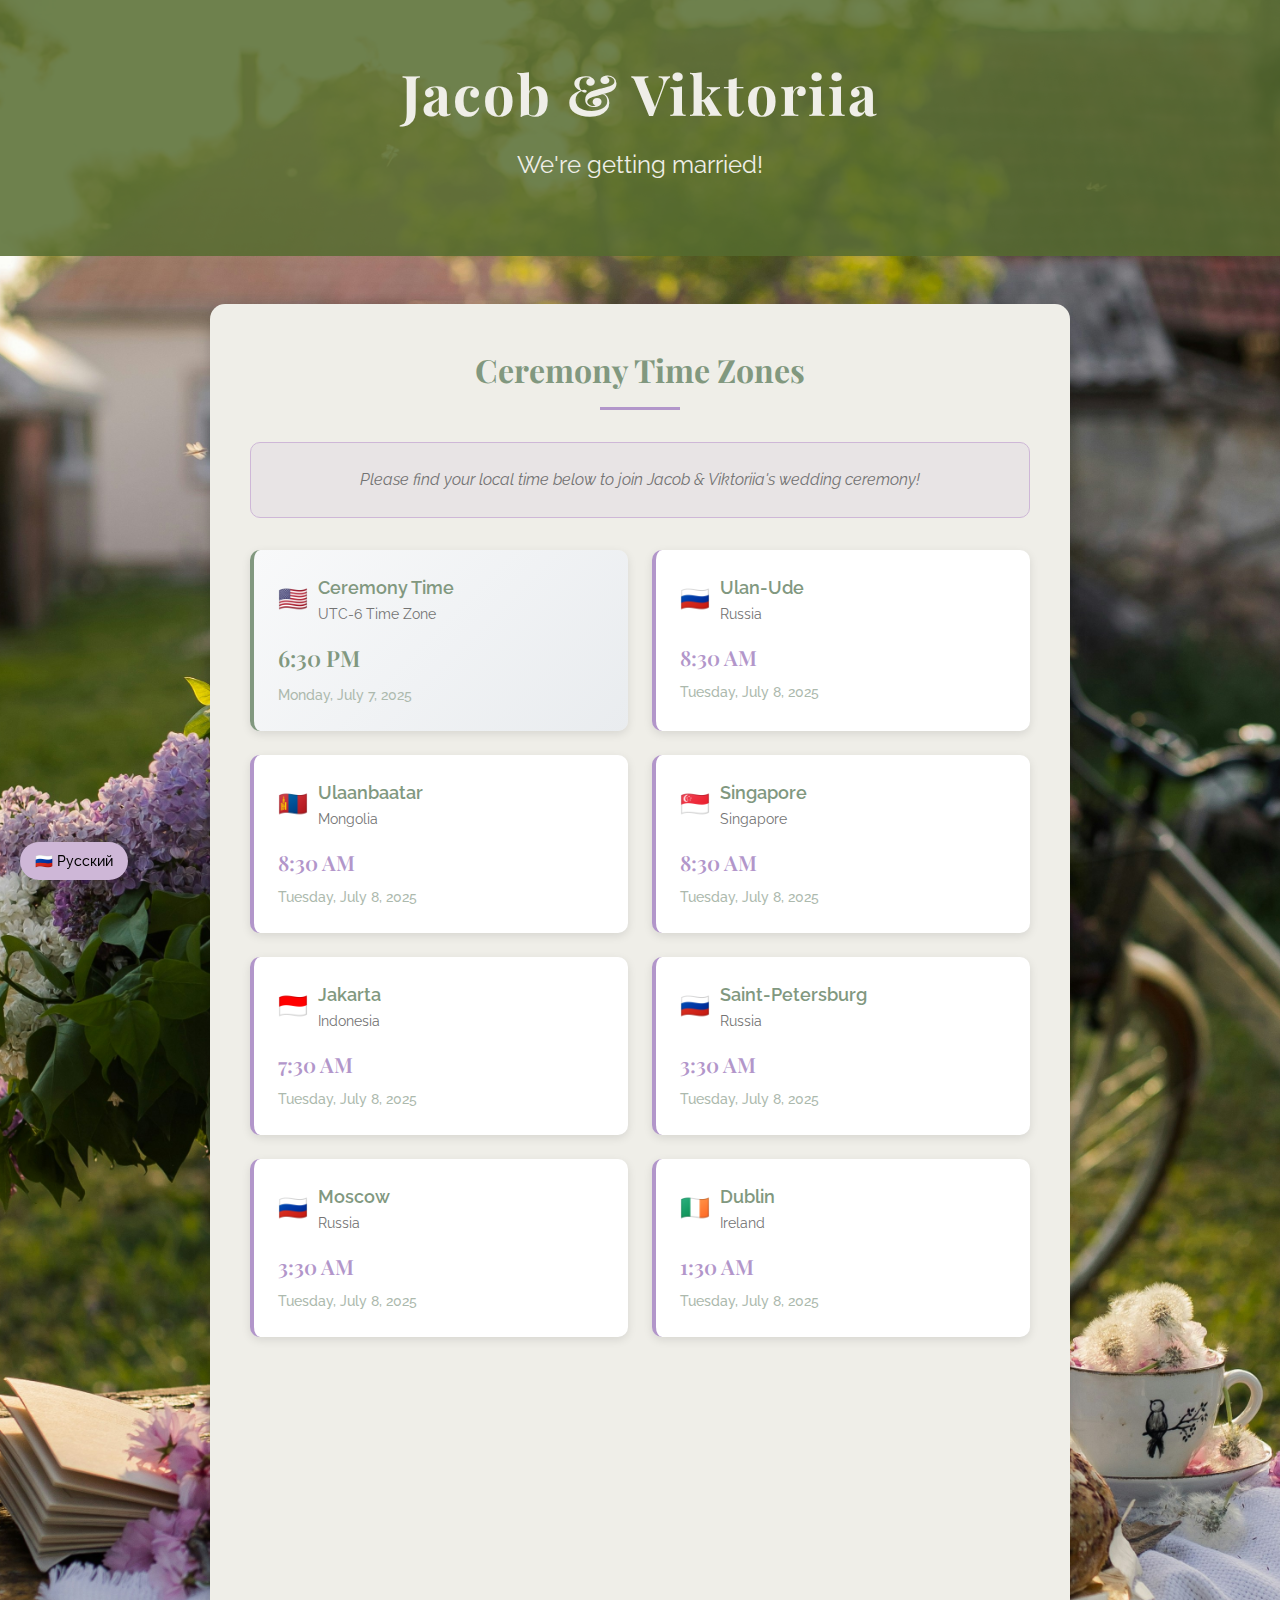
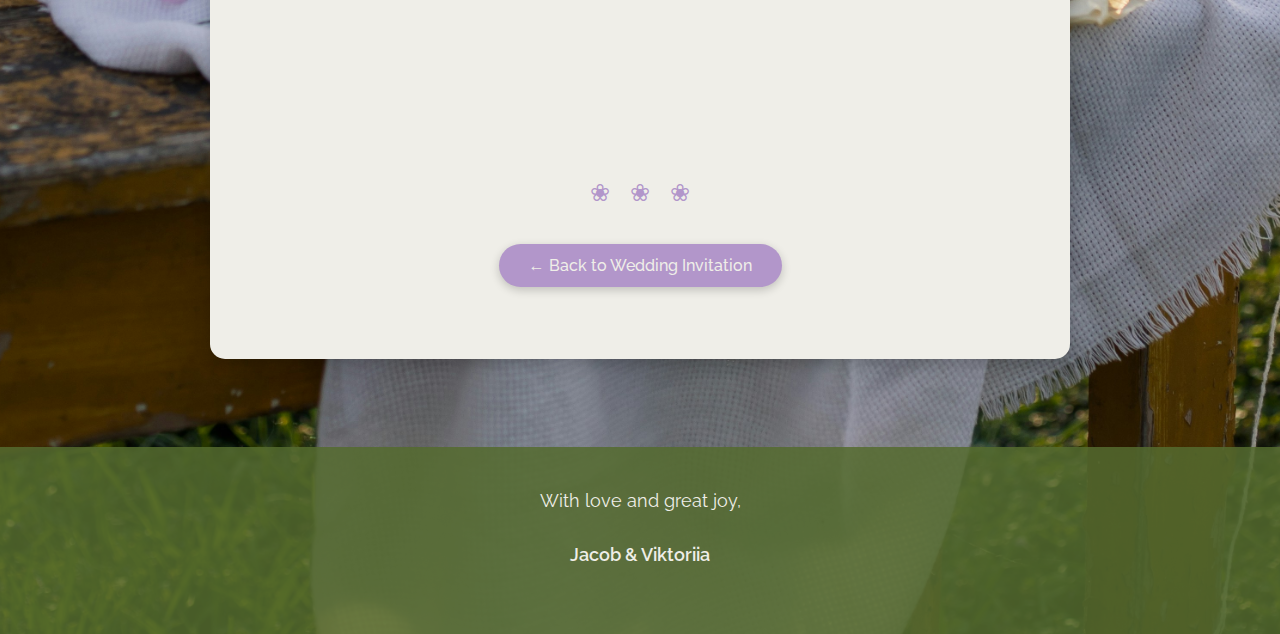
<file: timezones.html>
<!DOCTYPE html>
<html lang="en">
<head>
  <meta charset="UTF-8" />
  <meta name="viewport" content="width=device-width, initial-scale=1.0" />
  <meta name="description" content="Jacob & Viktoriia's Wedding Ceremony Time Zones" />
  <title>Wedding Time Zones</title>
  <link rel="preconnect" href="https://fonts.googleapis.com">
  <link rel="preconnect" href="https://fonts.gstatic.com" crossorigin>
  <link href="https://fonts.googleapis.com/css2?family=Playfair+Display:wght@400;500;600&family=Raleway:wght@300;400;500&display=swap" rel="stylesheet">
  <link rel="icon" type="image/png" href="./assets/favicon.png">
  <link rel="icon" type="image/x-icon" href="./assets/favicon.ico">
  <link rel="apple-touch-icon" href="./assets/favicon.png">
  <style>
    :root {
      --dark-purple: #B296CA;
      --purple: #CEB7D7;
      --cream: #E0DCD1;
      --sage: #ACB9AD;
      --dark-sage: #81987F;
      --text: #737373;
    }

    * {
      margin: 0;
      padding: 0;
      box-sizing: border-box;
    }

    body {
      background-color: var(--cream);
      color: var(--text);
      font-family: 'Raleway', sans-serif;
      line-height: 1.6;
      background-image: url('./assets/cottagecore.jpg');
      background-size: cover;
      background-position: center;
      background-repeat: no-repeat;
    }

    .container {
      max-width: 900px;
      margin: 0 auto;
      padding: 0 20px;
    }

    header {
      background: rgba(85, 107, 47, 0.85); /* dark-sage with 80% opacity */
      color: #EFEEE8;
      text-align: center;
      padding: 3rem 2rem;
      position: relative;
      overflow: hidden;
    }

    .header-content {
      position: relative;
      z-index: 2;
    }

    h1 {
      font-family: 'Playfair Display', serif;
      font-size: 3.5rem;
      margin-bottom: 0.5rem;
      letter-spacing: 2px;
    }

    .subtitle {
      font-size: 1.5rem;
      font-weight: 400;
      margin-bottom: 1.5rem;
    }

    .ceremony-time {
      font-size: 1.5rem;
      font-weight: 500;
      background-color: rgba(0,0,0,0.2);
      display: inline-block;
      padding: 10px 25px;
      border-radius: 15px;
      margin-top: 1rem;
    }

    main {
      padding: 3rem 0;
    }

    .timezone-section {
      background-color: #EFEEE8;
      border-radius: 15px;
      padding: 2.5rem;
      margin-bottom: 2.5rem;
      box-shadow: 0 5px 15px rgba(0,0,0,0.2);
    }

    h2 {
      font-family: 'Playfair Display', serif;
      color: var(--dark-sage);
      font-size: 2rem;
      margin-bottom: 1.5rem;
      text-align: center;
      position: relative;
      padding-bottom: 15px;
    }

    h2::after {
      content: "";
      position: absolute;
      bottom: 0;
      left: 50%;
      transform: translateX(-50%);
      width: 80px;
      height: 3px;
      background: var(--dark-purple);
    }

    .timezone-grid {
      display: grid;
      grid-template-columns: repeat(auto-fit, minmax(300px, 1fr));
      gap: 1.5rem;
      margin-top: 2rem;
    }

    .timezone-card {
      background: white;
      padding: 1.5rem;
      border-radius: 10px;
      box-shadow: 0 3px 10px rgba(0,0,0,0.1);
      border-left: 4px solid var(--dark-purple);
      transition: transform 0.3s ease, box-shadow 0.3s ease;
    }

    .timezone-card:hover {
      transform: translateY(-3px);
      box-shadow: 0 5px 20px rgba(0,0,0,0.15);
    }

    .timezone-header {
      display: flex;
      align-items: center;
      margin-bottom: 1rem;
    }

    .flag {
      font-size: 1.5rem;
      margin-right: 10px;
    }

    .city-name {
      font-weight: 600;
      color: var(--dark-sage);
      font-size: 1.1rem;
    }

    .country-name {
      color: var(--text);
      font-size: 0.9rem;
      margin-left: auto;
    }

    .time-display {
      font-family: 'Playfair Display', serif;
      font-size: 1.3rem;
      font-weight: 600;
      color: var(--dark-purple);
      margin-bottom: 0.5rem;
    }

    .timezone-code {
      font-size: 0.85rem;
      color: var(--sage);
      font-weight: 500;
    }

    .primary-time {
      border-left-color: var(--dark-sage);
      background: linear-gradient(135deg, #f8f9fa 0%, #e9ecef 100%);
    }

    .primary-time .time-display {
      color: var(--dark-sage);
      font-size: 1.4rem;
    }

    .floral-divider {
      display: flex;
      justify-content: center;
      margin: 2rem 0;
    }

    .floral-divider span {
      font-size: 1.5rem;
      color: var(--dark-purple);
      margin: 0 10px;
    }

    .close-button {
      background: var(--dark-purple);
      color: #EFEEE8;
      padding: 12px 30px;
      border-radius: 30px;
      border: none;
      font-weight: 500;
      font-size: 1rem;
      margin: 2rem auto;
      transition: all 0.3s ease;
      box-shadow: 0 3px 10px rgba(0,0,0,0.2);
      text-align: center;
      display: block;
      width: fit-content;
      cursor: pointer;
      font-family: 'Raleway', sans-serif;
    }

    .close-button:hover {
      transform: translateY(-2px);
      box-shadow: 0 5px 15px rgba(0,0,0,0.3);
      background: var(--dark-sage);
    }

    .note {
      background: rgba(178, 150, 202, 0.1);
      border: 1px solid var(--purple);
      border-radius: 10px;
      padding: 1.5rem;
      margin: 2rem 0;
      text-align: center;
      font-style: italic;
    }

    footer {
      background: rgba(85, 107, 47, 0.85); /* dark-sage with 80% opacity */
      color: #EFEEE8;
      text-align: center;
      padding: 2.5rem;
      font-size: 1.1rem;
    }

    footer p {
      margin: 0 0 1.6rem 0;
    }

    footer p:last-child {
      margin-bottom: 1.6;
    }

    footer strong {
      font-weight: 600;
    }

    /* Language toggle */
    .language-toggle {
      position: fixed;
      bottom: 20px;
      left: 20px;
      background: var(--purple);
      color: black;
      border: none;
      padding: 10px 15px;
      border-radius: 30px;
      cursor: pointer;
      z-index: 100;
      box-shadow: 0 5px 15px rgba(0,0,0,0.2);
      transition: all 0.3s ease;
      font-family: 'Raleway', sans-serif;
      font-size: 0.9rem;
      font-weight: 500;
    }

    .language-toggle:hover {
      background: var(--dark-purple);
      color: white;
      transform: translateY(-2px);
      box-shadow: 0 7px 20px rgba(0,0,0,0.3);
    }

    @media (max-width: 768px) {
      h1 {
        font-size: 2rem;
      }
      
      .ceremony-time {
        font-size: 1.2rem;
      }
      
      .timezone-section {
        padding: 1.8rem;
      }
      
      .timezone-grid {
        grid-template-columns: 1fr;
        gap: 1rem;
      }
      
      .timezone-card {
        padding: 1.2rem;
      }
      
      .language-toggle {
        bottom: 20px;
        left: 20px;
        padding: 8px 12px;
        font-size: 0.8rem;
      }
    }
  </style>
</head>
<body>
  <header>
    <div class="header-content">
      <h1 id="header-title">Jacob & Viktoriia</h1>
      <div class="subtitle" id="header-subtitle">We're getting married!</div>
    </div>
  </header>

  <div class="container">
    <main>
      <section class="timezone-section">
        <h2 id="timezone-title">Ceremony Time Zones</h2>
        
        <div class="note">
          <p id="note-text">Please find your local time below to join Jacob & Viktoriia's wedding ceremony!</p>
        </div>

        <div class="timezone-grid">
          <!-- Primary ceremony time -->
          <div class="timezone-card primary-time">
            <div class="timezone-header">
              <span class="flag">🇺🇸</span>
              <div>
                <div class="city-name" id="ceremony-city">Ceremony Time</div>
                <div class="country-name" id="ceremony-zone">UTC-6 Time Zone</div>
              </div>
            </div>
            <div class="time-display">6:30 PM</div>
            <div class="timezone-code">Monday, July 7, 2025</div>
          </div>

          <!-- Ulan-Ude, Russia -->
          <div class="timezone-card">
            <div class="timezone-header">
              <span class="flag">🇷🇺</span>
              <div>
                <div class="city-name" id="uude-city">Ulan-Ude</div>
                <div class="country-name" id="uude-country">Russia</div>
              </div>
            </div>
            <div class="time-display">8:30 AM</div>
            <div class="timezone-code"><span id="uude-date">Tuesday, July 8, 2025</span></div>
          </div>

          <!-- Ulaanbaatar, Mongolia -->
          <div class="timezone-card">
            <div class="timezone-header">
              <span class="flag">🇲🇳</span>
              <div>
                <div class="city-name" id="ulaanbaatar-city">Ulaanbaatar</div>
                <div class="country-name" id="ulaanbaatar-country">Mongolia</div>
              </div>
            </div>
            <div class="time-display">8:30 AM</div>
            <div class="timezone-code"><span id="ulaanbaatar-date">Tuesday, July 8, 2025</span></div>
          </div>

          <!-- Singapore -->
          <div class="timezone-card">
            <div class="timezone-header">
              <span class="flag">🇸🇬</span>
              <div>
                <div class="city-name" id="singapore-city">Singapore</div>
                <div class="country-name" id="singapore-country">Singapore</div>
              </div>
            </div>
            <div class="time-display">8:30 AM</div>
            <div class="timezone-code"><span id="singapore-date">Tuesday, July 8, 2025</span></div>
          </div>

          <!-- Jakarta, Indonesia -->
          <div class="timezone-card">
            <div class="timezone-header">
              <span class="flag">🇮🇩</span>
              <div>
                <div class="city-name" id="jakarta-city">Jakarta</div>
                <div class="country-name" id="jakarta-country">Indonesia</div>
              </div>
            </div>
            <div class="time-display">7:30 AM</div>
            <div class="timezone-code"><span id="jakarta-date">Tuesday, July 8, 2025</span></div>
          </div>

          <!-- Saint-Petersburg, Russia -->
          <div class="timezone-card">
            <div class="timezone-header">
              <span class="flag">🇷🇺</span>
              <div>
                <div class="city-name" id="spb-city">Saint-Petersburg</div>
                <div class="country-name" id="spb-country">Russia</div>
              </div>
            </div>
            <div class="time-display">3:30 AM</div>
            <div class="timezone-code"><span id="spb-date">Tuesday, July 8, 2025</span></div>
          </div>

          <!-- Moscow, Russia -->
          <div class="timezone-card">
            <div class="timezone-header">
              <span class="flag">🇷🇺</span>
              <div>
                <div class="city-name" id="moscow-city">Moscow</div>
                <div class="country-name" id="moscow-country">Russia</div>
              </div>
            </div>
            <div class="time-display">3:30 AM</div>
            <div class="timezone-code"><span id="moscow-date">Tuesday, July 8, 2025</span></div>
          </div>

          <!-- Dublin, Ireland -->
          <div class="timezone-card">
            <div class="timezone-header">
              <span class="flag">🇮🇪</span>
              <div>
                <div class="city-name" id="dublin-city">Dublin</div>
                <div class="country-name" id="dublin-country">Ireland</div>
              </div>
            </div>
            <div class="time-display">1:30 AM</div>
            <div class="timezone-code"><span id="dublin-date">Tuesday, July 8, 2025</span></div>
          </div>

          <!-- Indianapolis, USA -->
          <div class="timezone-card">
            <div class="timezone-header">
              <span class="flag">🇺🇸</span>
              <div>
                <div class="city-name" id="indianapolis-city">Indianapolis</div>
                <div class="country-name" id="indianapolis-country">USA</div>
              </div>
            </div>
            <div class="time-display">8:30 PM</div>
            <div class="timezone-code"><span id="indianapolis-date">Monday, July 7, 2025</span></div>
          </div>

          <!-- Dallas, USA -->
          <div class="timezone-card">
            <div class="timezone-header">
              <span class="flag">🇺🇸</span>
              <div>
                <div class="city-name" id="dallas-city">Dallas</div>
                <div class="country-name" id="dallas-country">USA</div>
              </div>
            </div>
            <div class="time-display">7:30 PM</div>
            <div class="timezone-code"><span id="dallas-date">Monday, July 7, 2025</span></div>
          </div>

          <!-- San Francisco, USA -->
          <div class="timezone-card">
            <div class="timezone-header">
              <span class="flag">🇺🇸</span>
              <div>
                <div class="city-name" id="sf-city">San Francisco</div>
                <div class="country-name" id="sf-country">USA</div>
              </div>
            </div>
            <div class="time-display">5:30 PM</div>
            <div class="timezone-code"><span id="sf-date">Monday, July 7, 2025</span></div>
          </div>

          <!-- Los Angeles, USA -->
          <div class="timezone-card">
            <div class="timezone-header">
              <span class="flag">🇺🇸</span>
              <div>
                <div class="city-name" id="la-city">Los Angeles</div>
                <div class="country-name" id="la-country">USA</div>
              </div>
            </div>
            <div class="time-display">5:30 PM</div>
            <div class="timezone-code"><span id="la-date">Monday, July 7, 2025</span></div>
          </div>
        </div>

        <div class="floral-divider">
          <span>❀</span><span>❀</span><span>❀</span>
        </div>

        <button id="close-button" class="close-button">← Back to Wedding Invitation</button>
      </section>
    </main>
  </div>

  <footer>
    <p id="footer-text">With love and great joy,</p>
    <p><strong id="footer-names">Jacob & Viktoriia</strong></p>
  </footer>

  <button id="language-toggle" class="language-toggle">🇷🇺 Русский</button>

  <script>
    // Language translations
    const translations = {
      en: {
        headerTitle: "Jacob & Viktoriia",
        headerSubtitle: "We're getting married!",
        timezoneTitle: "Ceremony Time Zones",
        noteText: "Please find your local time below to join Jacob & Viktoriia's wedding ceremony!",
        ceremonyCity: "Ceremony Time",
        ceremonyZone: "UTC-6 Time Zone",
        indianapolisCity: "Indianapolis",
        indianapolisCountry: "USA",
        dallasCity: "Dallas",
        dallasCountry: "USA",
        sfCity: "San Francisco", 
        sfCountry: "USA",
        laCity: "Los Angeles",
        laCountry: "USA",
        dublinCity: "Dublin",
        dublinCountry: "Ireland",
        moscowCity: "Moscow",
        moscowCountry: "Russia",
        spbCity: "Saint-Petersburg",
        spbCountry: "Russia",
        uudeCity: "Ulan-Ude",
        uudeCountry: "Russia",
        jakartaCity: "Jakarta",
        jakartaCountry: "Indonesia",
        singaporeCity: "Singapore",
        singaporeCountry: "Singapore",
        ulaanbaatarCity: "Ulaanbaatar",
        ulaanbaatarCountry: "Mongolia",
        closeButton: "← Back to Wedding Invitation",
        footerText: "With love and great joy,",
        footerNames: "Jacob & Viktoriia",
        mondayDate: "Monday, July 7, 2025",
        tuesdayDate: "Tuesday, July 8, 2025"
      },
      ru: {
        headerTitle: "Джейкоб и Виктория",
        headerSubtitle: "Скоро мы станем мужем и женой!",
        timezoneTitle: "Часовые Пояса Церемонии",
        noteText: "Пожалуйста, найдите ваше местное время ниже, чтобы присоединиться к свадебной церемонии Джейкоба и Виктории!",
        ceremonyCity: "Время Церемонии",
        ceremonyZone: "Часовой пояс UTC-6",
        indianapolisCity: "Индианаполис",
        indianapolisCountry: "США",
        dallasCity: "Даллас",
        dallasCountry: "США", 
        sfCity: "Сан-Франциско",
        sfCountry: "США",
        laCity: "Лос-Анджелес",
        laCountry: "США",
        dublinCity: "Дублин",
        dublinCountry: "Ирландия",
        moscowCity: "Москва",
        moscowCountry: "Россия",
        spbCity: "Санкт-Петербург",
        spbCountry: "Россия",
        uudeCity: "Улан-Удэ",
        uudeCountry: "Россия",
        jakartaCity: "Джакарта",
        jakartaCountry: "Индонезия",
        singaporeCity: "Сингапур",
        singaporeCountry: "Сингапур",
        ulaanbaatarCity: "Улан-Батор",
        ulaanbaatarCountry: "Монголия",
        closeButton: "← Назад к Свадебному Приглашению",
        footerText: "С любовью и великой радостью,",
        footerNames: "Джейкоб и Виктория",
        mondayDate: "Понедельник, 7 июля 2025",
        tuesdayDate: "Вторник, 8 июля 2025"
      }
    };

    let currentLanguage = 'en';

    function updateLanguage() {
      const t = translations[currentLanguage];
      
      // Update header
      document.getElementById('header-title').textContent = t.headerTitle;
      document.getElementById('header-subtitle').textContent = t.headerSubtitle;
      
      document.getElementById('timezone-title').textContent = t.timezoneTitle;
      document.getElementById('note-text').textContent = t.noteText;
      document.getElementById('ceremony-city').textContent = t.ceremonyCity;
      document.getElementById('ceremony-zone').textContent = t.ceremonyZone;
      
      // Update city names
      document.getElementById('indianapolis-city').textContent = t.indianapolisCity;
      document.getElementById('indianapolis-country').textContent = t.indianapolisCountry;
      document.getElementById('dallas-city').textContent = t.dallasCity;
      document.getElementById('dallas-country').textContent = t.dallasCountry;
      document.getElementById('sf-city').textContent = t.sfCity;
      document.getElementById('sf-country').textContent = t.sfCountry;
      document.getElementById('la-city').textContent = t.laCity;
      document.getElementById('la-country').textContent = t.laCountry;
      document.getElementById('dublin-city').textContent = t.dublinCity;
      document.getElementById('dublin-country').textContent = t.dublinCountry;
      document.getElementById('moscow-city').textContent = t.moscowCity;
      document.getElementById('moscow-country').textContent = t.moscowCountry;
      document.getElementById('spb-city').textContent = t.spbCity;
      document.getElementById('spb-country').textContent = t.spbCountry;
      document.getElementById('uude-city').textContent = t.uudeCity;
      document.getElementById('uude-country').textContent = t.uudeCountry;
      document.getElementById('jakarta-city').textContent = t.jakartaCity;
      document.getElementById('jakarta-country').textContent = t.jakartaCountry;
      document.getElementById('singapore-city').textContent = t.singaporeCity;
      document.getElementById('singapore-country').textContent = t.singaporeCountry;
      document.getElementById('ulaanbaatar-city').textContent = t.ulaanbaatarCity;
      document.getElementById('ulaanbaatar-country').textContent = t.ulaanbaatarCountry;
      
      document.getElementById('close-button').textContent = t.closeButton;
      
      // Update footer
      document.getElementById('footer-text').textContent = t.footerText;
      document.getElementById('footer-names').textContent = t.footerNames;
      
      // Update dates
      document.getElementById('indianapolis-date').textContent = t.mondayDate;
      document.getElementById('dallas-date').textContent = t.mondayDate;
      document.getElementById('sf-date').textContent = t.mondayDate;
      document.getElementById('la-date').textContent = t.mondayDate;
      document.getElementById('dublin-date').textContent = t.tuesdayDate;
      document.getElementById('moscow-date').textContent = t.tuesdayDate;
      document.getElementById('spb-date').textContent = t.tuesdayDate;
      document.getElementById('uude-date').textContent = t.tuesdayDate;
      document.getElementById('jakarta-date').textContent = t.tuesdayDate;
      document.getElementById('singapore-date').textContent = t.tuesdayDate;
      document.getElementById('ulaanbaatar-date').textContent = t.tuesdayDate;
    }

    // Close tab functionality
    document.getElementById('close-button').addEventListener('click', function() {
      window.close();
    });

    // Language toggle functionality
    document.getElementById('language-toggle').addEventListener('click', function() {
      currentLanguage = currentLanguage === 'en' ? 'ru' : 'en';
      updateLanguage();
      this.innerHTML = currentLanguage === 'en' ? '🇷🇺 Русский' : '🇺🇸 English';
    });

    // Animate cards on load
    document.addEventListener('DOMContentLoaded', function() {
      const cards = document.querySelectorAll('.timezone-card');
      cards.forEach((card, index) => {
        card.style.opacity = '0';
        card.style.transform = 'translateY(20px)';
        
        setTimeout(() => {
          card.style.transition = 'all 0.6s ease-out';
          card.style.opacity = '1';
          card.style.transform = 'translateY(0)';
        }, index * 100);
      });
    });
  </script>
</body>
</html>
</file>
